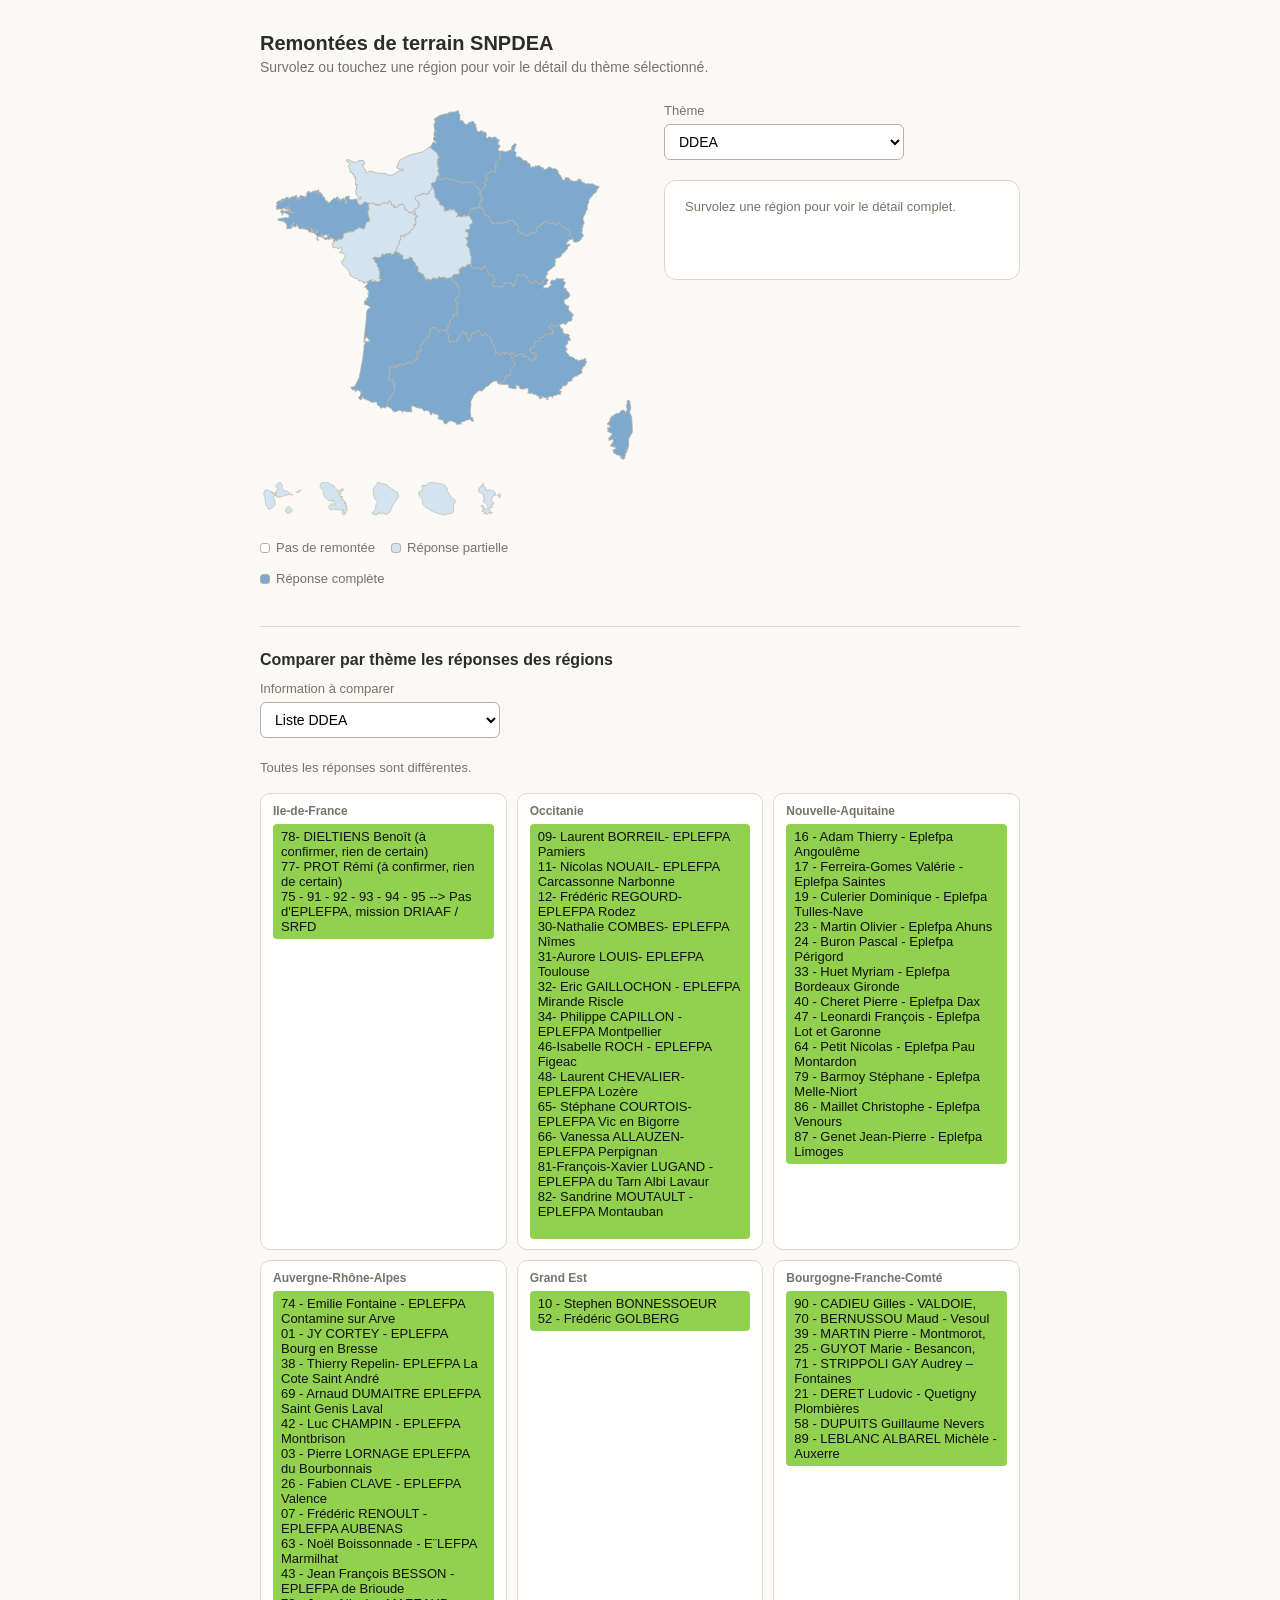
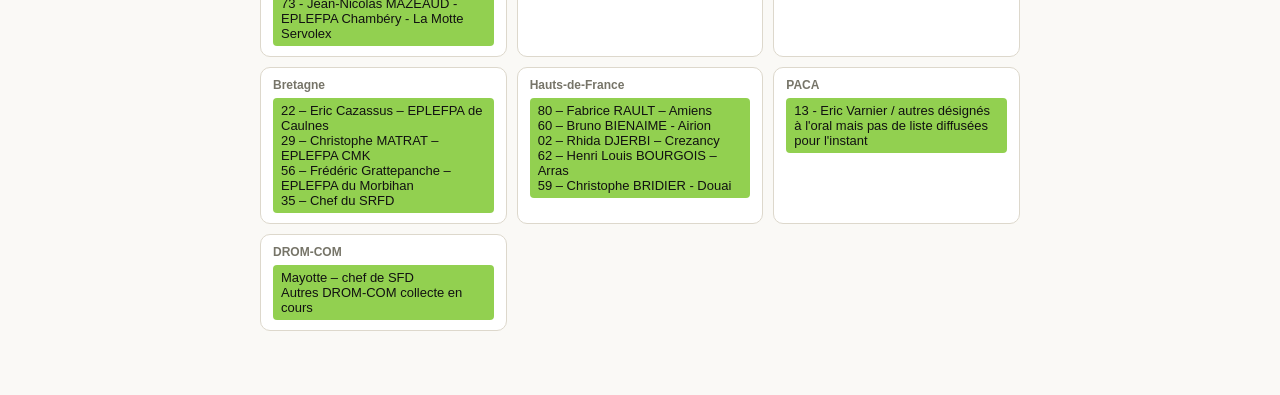
<file: index.html>
<!DOCTYPE html>
<html lang="fr">
<head>
<meta charset="UTF-8">
<meta name="viewport" content="width=device-width, initial-scale=1.0">
<title>SNPDEA - Remontées de terrain</title>
<link rel="stylesheet" href="style.css">
</head>
<body>
<div class="wrap">
  <h1>Remontées de terrain SNPDEA</h1>
  <p class="subtitle">Survolez ou touchez une région pour voir le détail du thème sélectionné.</p>

  <div class="layout">
  <div class="map-shell">
    <div class="map-image">
      <svg id="map-svg" viewBox="0 0 400 384" xmlns="http://www.w3.org/2000/svg" role="img" aria-label="Carte des régions">
        <path class="region" data-region="BRE" d="M89.9,103.2L90.8,104.3L90.2,104.9L90.2,106.0L91.4,105.0L90.4,102.5L91.2,102.8L89.7,102.0L90.0,101.4L89.3,100.1L90.3,98.8L91.7,98.8L91.1,98.5L91.7,98.1L92.5,98.6L94.1,97.7L94.3,98.9L93.4,100.2L94.0,101.3L96.1,101.9L101.2,101.0L102.1,102.0L102.6,103.2L102.2,103.8L103.4,106.1L105.0,107.2L106.9,107.0L109.5,104.1L114.3,105.4L114.0,108.2L115.0,112.2L113.5,114.7L115.7,124.5L112.1,125.9L109.7,133.0L103.7,130.8L103.9,132.0L99.9,133.5L99.0,135.6L93.7,135.6L91.2,137.0L90.7,136.2L89.0,137.1L87.5,138.5L87.5,142.2L86.0,142.7L85.7,143.9L85.0,143.6L85.2,143.0L83.7,143.7L82.3,142.9L81.8,144.9L79.6,145.2L79.0,144.4L77.5,145.7L76.9,143.8L79.0,143.7L76.1,142.4L75.6,143.0L73.5,143.3L75.0,142.7L75.4,141.5L74.7,141.1L74.2,142.3L74.1,140.9L73.7,142.3L72.5,141.9L73.8,142.5L72.7,142.8L72.4,143.8L71.1,143.2L68.7,144.0L66.1,141.3L70.8,141.9L71.3,140.2L72.0,140.1L72.0,138.3L71.4,137.9L71.3,139.0L71.7,139.0L71.9,139.3L71.3,139.2L71.7,139.6L71.2,140.1L71.2,139.6L69.7,139.0L70.9,139.2L70.3,138.3L69.3,138.0L69.6,138.9L67.5,138.9L66.8,140.7L66.3,140.0L65.9,140.2L66.0,139.6L65.6,140.3L65.6,138.7L64.5,137.5L65.1,139.3L64.7,140.2L65.8,141.4L64.5,141.3L64.1,140.1L64.2,141.0L63.3,140.0L63.4,141.0L62.7,140.2L61.4,141.1L61.5,140.5L60.5,139.9L60.5,142.7L61.7,144.7L60.1,144.1L59.7,142.4L60.4,141.8L60.3,140.5L58.4,138.1L58.4,137.1L59.7,136.7L60.5,135.9L59.5,136.1L60.0,135.8L60.0,135.3L60.5,135.8L61.1,135.0L59.9,135.2L60.4,134.8L60.1,134.0L59.7,134.8L59.0,134.2L58.8,134.1L58.7,134.2L59.6,135.8L58.3,136.1L58.7,136.6L58.2,137.2L58.3,138.0L56.1,136.3L54.6,136.5L55.4,135.9L56.4,136.5L56.7,136.3L55.8,135.6L54.7,135.8L54.4,135.5L55.9,134.1L56.5,133.0L56.3,132.5L56.7,132.4L56.3,132.4L56.2,132.7L56.4,133.2L54.9,134.4L53.8,131.1L53.5,131.8L54.6,134.7L53.8,135.9L52.1,136.1L50.1,133.5L50.4,132.0L49.8,131.1L49.8,130.8L50.2,130.5L50.2,130.3L49.7,129.8L49.8,131.4L50.3,132.2L49.8,133.6L47.1,132.6L46.1,133.0L45.0,132.0L45.7,131.4L46.9,131.4L47.2,131.1L45.7,131.0L44.8,132.0L44.5,131.7L44.4,130.8L44.3,130.5L44.3,130.4L44.5,132.3L41.5,132.6L40.3,130.8L40.9,129.9L40.2,130.3L38.4,128.0L38.0,128.5L38.4,130.1L36.7,130.5L35.5,129.8L36.6,130.2L35.7,129.3L35.2,129.8L34.0,128.0L34.2,127.4L34.4,127.4L34.4,127.2L34.7,127.2L34.9,127.0L34.9,126.8L35.1,126.9L35.2,126.8L35.3,126.9L35.7,127.0L35.8,127.0L35.6,126.4L34.9,126.8L35.3,125.9L34.7,125.2L34.9,127.0L34.4,127.2L34.3,127.4L34.1,127.4L33.8,128.0L34.0,128.5L33.2,128.1L34.8,129.8L33.3,130.7L33.1,129.2L32.2,129.7L33.0,130.8L33.6,131.0L33.0,132.2L28.0,132.2L27.8,131.4L28.7,130.6L27.8,127.6L26.0,125.3L23.8,124.2L23.9,123.3L25.0,123.2L23.7,123.2L23.8,124.0L23.0,124.6L18.4,123.1L19.3,122.9L19.1,122.2L26.9,120.6L29.8,121.2L30.7,118.8L29.5,116.9L25.7,115.6L24.7,115.9L23.3,118.3L22.9,115.9L23.6,115.2L21.5,115.1L21.3,114.0L22.9,114.0L22.6,112.6L23.8,111.7L23.2,113.1L23.8,113.9L24.7,112.9L24.3,113.5L24.7,114.0L30.7,113.4L30.8,113.9L30.4,113.7L30.2,114.3L30.8,114.9L32.3,115.5L34.2,115.7L34.8,115.4L34.7,116.4L35.3,115.0L31.6,115.0L30.5,114.1L32.9,113.4L30.4,112.8L31.3,112.3L29.0,112.7L30.9,111.1L25.8,112.3L27.1,110.2L29.7,108.9L30.5,108.2L30.7,107.8L27.3,109.9L21.9,111.9L19.7,111.2L19.1,112.2L17.6,112.1L17.4,111.1L18.2,111.0L18.3,110.8L17.2,111.0L17.9,110.3L17.0,109.0L17.8,107.0L19.0,106.7L17.9,106.8L17.5,105.0L18.7,103.6L19.4,103.8L19.4,103.1L21.4,102.8L22.4,103.7L24.6,104.0L21.8,102.8L22.2,101.7L25.3,103.0L22.9,101.6L23.6,100.6L24.7,101.2L27.4,100.6L27.4,100.5L27.2,100.4L26.5,100.2L26.4,99.9L29.2,99.1L30.1,99.6L29.5,100.2L30.0,100.7L32.7,100.0L32.0,99.8L34.4,98.3L36.3,99.3L36.4,98.0L38.5,97.2L38.9,101.4L39.5,102.0L39.1,100.1L39.8,99.1L40.6,99.3L40.3,99.8L41.5,100.8L41.2,101.8L41.7,101.7L42.6,100.9L41.8,100.9L41.3,99.3L41.8,99.7L41.6,98.6L42.5,97.5L47.1,98.3L46.7,99.7L47.6,98.7L48.9,99.1L48.6,97.5L49.6,96.4L48.6,95.3L49.9,94.3L49.8,93.6L50.8,93.0L52.7,93.6L52.4,94.5L53.5,94.4L55.5,93.0L57.0,93.1L58.0,91.8L58.6,93.1L57.7,94.8L58.2,95.0L59.1,92.8L62.0,91.3L61.3,91.9L61.7,91.9L61.9,92.2L61.5,92.1L61.4,93.2L62.0,93.3L60.7,95.9L62.0,93.6L63.7,93.7L63.8,94.4L62.7,95.0L65.8,96.1L65.3,97.4L68.4,99.9L68.5,102.1L71.4,103.6L71.2,104.6L72.2,106.1L72.2,104.5L73.6,104.8L75.6,102.0L77.7,101.1L77.3,100.3L78.6,100.0L79.1,100.7L81.7,98.6L82.6,99.5L81.3,101.2L81.8,101.6L83.6,100.2L84.5,103.0L84.9,101.6L85.4,102.9L86.1,101.3L86.8,101.8L86.1,100.7L88.6,100.5L89.4,102.0L90.1,102.6L89.9,103.2Z"><title>Bretagne</title></path>
        <path class="region" data-region="NOR" d="M113.0,73.4L114.3,72.1L117.5,71.9L122.5,73.7L131.9,74.3L136.4,76.2L140.0,75.6L145.7,71.6L151.2,70.5L151.1,69.9L145.4,69.4L144.0,67.6L146.6,60.9L147.7,59.9L157.5,54.7L171.2,51.5L178.1,46.7L180.1,46.5L180.3,47.7L186.1,52.2L188.9,58.0L188.0,58.0L186.4,60.6L187.0,61.1L187.8,60.4L188.1,61.1L186.7,62.6L187.3,63.4L186.5,64.2L187.3,64.6L186.4,65.0L188.0,66.5L187.1,67.8L189.0,67.9L187.1,71.5L187.7,71.5L187.2,72.0L188.3,73.0L188.6,75.9L189.4,76.5L189.1,77.6L188.2,76.6L186.9,76.9L185.6,81.9L184.4,83.8L182.0,84.3L181.9,83.8L181.7,83.6L181.6,84.6L180.1,84.8L180.9,86.6L180.7,87.8L181.9,87.7L181.3,88.2L181.8,88.6L181.4,89.2L180.1,89.7L180.7,90.7L180.4,91.7L177.8,93.1L178.2,95.1L174.2,96.0L171.6,94.8L171.4,96.4L170.1,95.9L169.3,97.1L165.5,97.4L163.5,99.4L163.7,101.6L167.6,104.8L166.7,106.7L167.8,108.0L166.0,110.6L162.4,112.5L162.0,113.3L163.4,113.7L162.8,114.4L164.0,116.7L162.2,117.8L160.1,115.0L159.0,114.8L159.0,115.7L158.8,115.8L156.3,115.2L155.1,112.9L152.6,112.5L152.3,108.6L150.1,106.5L146.1,107.3L146.4,108.0L144.1,109.2L143.9,110.3L142.2,109.6L141.0,110.4L140.9,107.5L138.4,107.4L137.8,105.3L138.5,104.7L136.8,103.3L135.9,103.2L135.2,105.5L133.9,104.9L133.1,106.4L132.0,105.3L129.0,105.4L127.9,106.8L125.3,107.9L124.9,106.3L123.2,106.8L123.6,107.7L122.4,108.1L122.0,107.0L121.0,107.4L120.2,105.8L117.3,105.1L116.1,106.1L110.8,104.1L109.3,104.2L108.8,105.4L106.2,107.4L103.4,106.1L102.2,103.8L102.6,103.2L102.1,102.0L101.2,101.0L107.0,100.8L105.7,99.9L105.7,99.5L106.3,98.8L106.3,98.6L104.5,99.9L103.0,98.7L102.3,97.1L101.2,96.5L101.1,93.6L100.1,93.1L100.9,92.6L101.4,89.8L101.7,89.3L101.5,90.1L101.7,90.9L101.8,90.8L101.6,85.9L102.9,86.1L101.5,85.5L101.1,86.8L100.5,85.5L100.3,82.9L101.0,81.9L100.1,78.6L101.3,78.5L100.1,77.9L99.8,78.9L98.4,76.2L99.0,76.2L97.6,74.6L97.9,74.6L98.5,74.3L97.4,74.6L95.6,72.7L96.4,73.0L96.3,72.8L96.0,72.5L95.0,72.8L94.0,67.8L93.0,67.0L94.2,65.1L93.9,63.0L91.4,61.4L91.4,59.8L93.9,59.7L94.7,60.8L100.1,62.6L103.4,61.6L103.8,60.5L109.2,60.6L110.2,64.0L109.5,63.7L109.0,65.3L108.4,64.8L108.2,66.5L111.7,71.3L111.5,73.1L113.0,73.4Z"><title>Normandie</title></path>
        <path class="region" data-region="HDF" d="M250.5,49.9L252.9,50.7L252.4,52.3L253.5,52.8L253.4,54.0L252.2,57.5L253.3,58.3L250.1,61.3L249.8,63.0L247.4,63.4L248.8,65.3L248.0,66.3L248.8,66.4L248.8,67.3L247.8,67.7L248.5,70.1L247.8,70.3L247.7,73.3L244.8,71.5L242.1,71.7L243.1,72.3L242.9,73.8L241.0,73.4L237.5,75.1L238.4,78.0L237.7,78.7L240.3,80.2L240.2,80.9L236.9,81.2L236.3,82.3L237.3,83.9L236.0,84.6L235.9,85.4L237.6,85.2L238.4,86.3L237.4,86.7L236.9,88.1L236.1,88.4L236.4,89.0L234.5,90.2L232.7,92.9L230.6,91.7L230.3,89.6L229.3,90.3L228.6,88.8L227.6,89.2L227.2,87.8L225.0,86.4L225.6,84.9L224.3,82.8L222.5,82.4L222.3,83.6L220.9,83.4L220.3,84.2L219.8,83.4L216.9,84.2L215.7,83.2L213.7,84.6L211.1,82.8L209.8,83.8L209.0,82.2L208.4,83.1L207.3,82.8L207.7,82.4L206.8,81.7L203.9,81.3L202.6,79.8L200.5,81.2L200.2,80.0L198.9,80.7L196.6,78.9L191.5,80.7L187.8,80.0L187.1,79.0L187.7,78.4L186.7,78.0L186.9,77.0L188.2,76.6L189.1,77.6L189.4,76.5L188.6,75.9L188.3,73.0L187.2,72.0L187.7,71.5L187.1,71.4L189.0,67.9L187.1,67.8L188.0,66.5L186.4,65.0L187.3,64.6L186.5,64.2L187.3,63.4L186.7,62.6L188.0,60.6L186.4,60.6L188.0,58.0L188.9,58.0L186.1,52.2L180.3,47.7L180.1,46.5L178.3,46.7L180.2,45.0L182.2,41.3L183.2,40.9L184.0,42.1L186.3,42.2L182.5,38.6L182.9,35.5L185.2,35.8L182.9,34.1L183.6,28.9L183.8,28.7L185.1,29.9L185.6,29.9L183.5,27.5L183.1,21.8L184.1,21.9L184.2,20.1L183.6,16.2L185.2,15.9L188.8,13.1L196.6,11.1L197.7,11.7L197.4,11.2L198.5,10.1L199.2,11.1L199.6,10.0L199.5,9.8L199.3,9.9L199.0,9.7L204.9,9.5L208.8,8.0L209.5,11.2L211.1,13.4L209.9,14.4L210.4,14.8L210.2,17.1L211.1,18.4L213.4,18.5L215.2,21.7L218.2,23.0L219.4,20.7L224.6,19.3L226.0,22.2L227.5,22.6L226.9,24.2L228.0,26.6L228.2,29.3L230.5,30.6L233.0,29.0L234.2,29.4L233.7,30.7L236.5,30.4L238.0,31.9L238.3,33.9L237.8,35.2L239.2,37.7L240.2,35.9L242.8,35.8L244.2,36.8L247.4,35.6L249.8,37.6L250.3,39.4L251.2,39.3L250.7,38.7L251.0,38.2L252.2,38.8L252.5,39.6L250.7,41.1L250.8,42.9L250.1,44.0L251.9,44.0L252.8,46.4L250.8,47.6L250.3,48.6L251.0,49.3L250.5,49.9Z"><title>Hauts-de-France</title></path>
        <path class="region" data-region="PDL" d="M78.1,145.4L79.0,144.4L79.6,145.2L81.8,144.9L82.3,142.9L83.7,143.7L85.2,143.0L85.0,143.6L85.7,143.9L86.0,142.7L87.5,142.2L87.9,137.8L90.7,136.2L91.0,137.0L93.7,135.6L99.0,135.6L99.9,133.5L103.9,132.0L103.7,130.8L109.7,133.0L112.1,125.9L115.7,124.5L113.5,114.7L115.0,112.2L114.0,108.2L114.6,105.2L116.1,106.1L117.3,105.1L120.2,105.8L121.0,107.4L122.0,107.0L122.4,108.1L123.6,107.7L123.2,106.8L124.9,106.3L125.3,107.9L127.9,106.8L129.0,105.4L132.0,105.3L133.1,106.4L133.9,104.9L135.2,105.5L135.9,103.2L136.8,103.3L138.5,104.7L137.8,105.3L138.4,107.4L140.9,107.5L140.8,110.0L141.0,110.4L142.2,109.6L143.9,110.3L144.1,109.2L146.4,108.0L146.1,107.3L150.1,106.5L152.3,108.6L152.2,111.7L152.8,112.7L155.1,112.9L156.3,115.2L158.8,115.8L159.0,114.8L160.1,115.0L161.8,117.6L163.1,117.3L166.2,119.4L164.5,119.6L164.3,120.7L163.6,120.9L164.4,121.0L164.3,121.9L163.0,122.0L163.1,123.2L164.3,123.5L163.7,125.0L164.5,126.8L163.5,127.2L163.5,128.8L162.9,127.9L162.1,128.4L162.5,130.7L160.3,132.8L160.6,133.4L158.7,134.0L157.5,135.4L158.3,136.6L154.4,138.0L154.0,139.0L152.3,138.1L151.8,138.9L152.8,140.5L152.2,140.9L148.3,139.3L148.4,140.5L147.3,142.0L148.2,142.5L148.0,143.4L146.3,147.3L147.1,148.0L145.9,148.7L146.1,149.3L144.3,151.6L143.9,155.7L142.0,156.5L141.3,159.1L140.0,158.6L138.9,160.3L137.6,159.7L138.6,158.7L137.6,158.3L131.9,158.9L131.7,159.8L129.7,160.3L130.3,159.3L129.4,159.2L127.7,159.9L128.1,161.1L126.7,162.4L123.6,163.0L121.7,162.2L118.7,163.5L121.2,165.4L120.6,166.7L121.9,168.3L124.0,169.5L123.3,171.2L125.1,173.7L124.5,174.2L125.6,175.1L125.1,176.1L126.2,176.6L126.0,178.4L126.5,180.0L125.4,180.8L126.4,182.9L125.5,185.1L126.1,185.4L126.3,184.5L128.2,185.5L125.1,188.2L124.1,187.8L122.8,188.7L121.3,187.2L118.0,188.4L117.1,187.9L118.0,186.1L114.8,186.9L113.7,188.3L110.9,188.2L110.7,190.1L108.4,187.9L108.5,189.1L109.0,189.2L108.4,189.2L107.2,187.2L104.0,187.2L102.7,184.9L99.2,184.3L94.9,181.5L93.8,177.1L91.5,174.0L86.3,169.2L86.0,166.5L87.1,166.3L89.3,162.0L90.5,161.3L87.3,158.0L83.6,157.4L85.7,156.1L85.6,152.2L85.1,151.8L82.2,153.6L80.2,151.8L78.8,152.6L75.8,151.4L76.7,151.1L76.9,150.0L75.4,148.2L77.8,146.5L78.7,146.8L78.1,145.4Z"><title>Pays de la Loire</title></path>
        <path class="region" data-region="IDF" d="M210.0,83.9L211.1,82.8L213.7,84.6L215.7,83.2L216.9,84.2L219.8,83.4L220.3,84.2L220.9,83.4L222.3,83.6L222.5,82.4L224.3,82.8L225.6,84.9L225.0,86.4L227.2,87.8L227.6,89.2L228.6,88.8L229.3,90.3L230.3,89.6L230.6,91.7L232.7,92.9L233.3,92.5L233.4,93.8L231.2,94.1L232.2,94.7L231.0,96.0L232.9,96.8L233.1,98.3L232.2,99.6L232.7,100.0L232.4,100.7L234.6,100.2L234.2,100.7L235.2,101.3L232.8,103.1L233.2,104.2L231.2,104.7L232.0,105.9L230.7,106.5L231.3,107.5L230.9,108.6L231.7,108.9L231.5,109.9L227.3,110.8L225.1,110.4L223.4,111.4L221.9,111.0L221.0,113.1L221.9,115.2L219.0,117.7L219.0,118.4L216.0,119.7L215.5,119.7L215.7,118.4L215.3,118.2L213.8,118.3L214.3,119.1L213.0,120.0L209.1,119.3L206.1,119.9L207.2,118.4L208.0,118.3L208.1,116.0L205.6,114.8L205.0,112.5L203.9,113.0L202.8,112.1L200.9,113.3L201.0,112.1L199.9,111.6L199.2,112.8L198.5,112.7L198.8,113.3L193.6,113.5L194.2,110.9L193.7,110.3L194.0,109.4L192.7,109.3L192.7,107.4L191.2,108.0L189.3,107.0L188.7,105.4L189.0,103.7L186.9,102.8L187.1,101.4L185.8,101.4L185.2,100.0L184.2,99.6L184.4,98.6L183.5,98.1L184.8,96.4L183.6,95.7L183.5,93.3L184.0,92.9L182.7,91.7L183.1,91.0L182.5,89.8L181.7,89.6L181.3,88.2L181.9,87.7L180.4,87.4L180.9,86.6L180.1,85.1L181.6,84.6L181.7,83.6L182.0,84.3L184.7,83.6L186.0,78.9L186.9,77.8L187.7,78.4L187.1,79.2L188.1,80.3L191.5,80.7L196.6,78.9L198.9,80.7L200.2,80.0L200.5,81.2L202.6,79.8L203.9,81.3L206.8,81.7L207.7,82.4L207.3,82.8L208.4,83.1L209.1,82.2L210.0,83.9Z"><title>Île-de-France</title></path>
        <path class="region" data-region="GES" d="M252.9,50.7L254.8,50.3L258.5,51.5L264.9,49.3L264.9,45.9L268.3,42.7L270.2,43.9L269.4,44.6L269.6,45.8L269.0,45.3L268.2,46.6L268.8,47.6L267.4,50.2L270.0,52.5L269.0,54.2L269.7,55.9L269.0,56.9L272.8,56.6L275.3,58.0L277.2,60.7L280.0,60.6L281.6,62.1L281.1,63.8L282.1,63.0L284.1,64.4L284.8,65.5L284.4,66.0L285.0,66.5L284.6,67.3L285.1,68.0L287.4,66.9L288.9,67.8L289.7,66.1L292.4,66.5L293.1,65.6L294.8,66.4L295.5,68.0L297.5,68.0L298.3,68.3L298.5,69.8L300.1,70.0L300.5,69.3L301.7,69.8L303.1,67.8L305.3,67.4L307.7,69.2L310.2,68.9L313.2,70.5L313.6,71.0L313.1,71.7L314.7,73.0L313.8,73.7L316.5,76.3L316.3,77.1L317.0,77.4L317.2,78.7L317.9,78.6L317.6,79.7L318.3,80.7L320.8,81.1L321.5,80.1L320.9,78.8L323.2,78.4L326.1,79.7L326.6,82.6L327.8,81.0L329.3,82.3L332.8,82.5L334.6,81.4L334.7,80.4L336.8,79.9L336.4,80.6L338.1,80.5L337.9,81.7L339.0,83.2L341.6,84.1L341.7,84.8L345.0,85.2L345.9,84.4L347.8,85.6L349.5,84.7L353.5,87.2L357.4,88.1L355.1,90.5L353.7,94.2L350.5,96.0L350.3,97.4L347.2,100.3L346.1,102.4L346.2,105.1L345.2,106.1L344.3,109.8L344.6,112.2L343.3,113.2L342.5,116.3L340.2,120.1L340.0,123.3L341.4,125.7L339.7,129.1L339.9,130.5L339.0,133.0L339.5,134.8L338.5,136.1L340.6,139.9L338.2,142.0L339.0,142.4L338.2,142.7L338.3,143.8L336.4,143.6L336.1,144.2L337.0,144.6L335.7,145.9L331.6,146.5L329.6,145.6L330.4,143.7L328.6,143.4L328.9,142.6L327.3,139.9L325.3,139.6L326.4,136.5L325.6,134.3L321.7,132.8L321.0,131.2L320.5,131.7L314.9,126.7L311.5,128.9L310.4,126.8L309.2,126.1L304.4,127.2L302.9,125.9L303.1,124.4L302.5,123.7L300.1,124.4L299.2,126.2L297.7,127.0L297.2,127.0L298.0,125.8L297.3,125.5L296.1,128.3L294.8,128.7L294.5,130.2L292.8,129.9L292.3,131.4L291.0,131.4L290.6,133.0L291.4,134.2L290.8,135.3L291.0,136.5L288.5,137.0L287.7,135.7L286.7,137.0L283.9,136.8L282.2,140.0L281.3,139.2L279.5,140.6L279.1,139.8L279.7,138.9L277.4,137.7L277.6,136.7L276.2,137.9L274.3,137.1L274.5,136.1L273.7,136.2L273.7,135.6L272.1,136.5L271.8,133.6L270.9,133.7L270.8,133.0L272.7,131.4L270.4,127.6L269.3,128.5L268.6,128.1L269.4,126.9L267.3,126.0L267.9,125.0L267.4,124.3L262.1,123.5L260.8,124.4L261.3,125.8L254.9,126.0L254.4,127.4L253.2,127.3L252.7,125.7L252.1,125.6L252.0,126.8L251.1,126.1L249.6,127.4L248.4,126.7L247.9,127.4L246.9,126.8L244.0,127.3L244.4,125.3L244.0,124.5L243.6,125.4L242.9,125.2L242.6,124.5L243.4,124.0L242.1,123.0L241.3,120.2L240.0,119.6L240.2,118.3L239.3,118.0L239.5,118.8L238.1,119.4L237.2,117.5L235.8,117.7L236.9,116.1L236.3,115.7L236.8,114.4L233.7,110.7L231.8,111.1L231.7,108.9L230.9,108.6L231.3,107.5L230.7,106.5L232.0,106.1L231.2,104.7L233.2,104.2L232.8,103.1L235.2,101.3L234.2,100.7L234.6,100.2L232.4,100.7L232.7,100.0L232.2,99.6L233.1,98.3L232.9,96.8L231.1,96.1L231.3,95.0L232.2,94.7L231.2,94.1L233.4,93.8L233.2,91.9L238.4,86.3L237.6,85.2L235.9,85.4L236.0,84.6L237.3,83.9L236.3,82.3L236.9,81.2L240.2,80.9L240.3,80.2L237.7,78.7L238.4,78.0L237.5,75.1L241.0,73.4L242.9,73.8L243.1,72.3L242.1,71.7L244.8,71.5L247.7,73.3L247.8,70.3L248.5,70.1L247.8,67.7L248.8,67.3L248.8,66.4L248.0,66.3L248.8,65.3L247.4,63.4L249.8,63.0L250.1,61.3L253.3,58.3L252.2,57.5L253.4,54.0L253.5,52.8L252.4,52.3L252.9,50.7Z"><title>Grand Est</title></path>
        <path class="region" data-region="CVL" d="M216.6,141.8L218.9,145.8L217.4,150.2L220.2,152.5L221.4,157.5L221.2,159.8L222.6,161.3L222.3,163.1L222.7,164.1L222.0,165.8L222.2,168.9L221.4,170.2L218.4,170.3L216.6,172.7L214.3,173.0L213.2,172.0L212.9,173.0L210.8,174.1L210.9,175.2L209.3,175.4L210.0,175.7L209.4,177.1L210.2,177.6L210.6,179.2L208.5,180.5L203.9,180.6L203.0,182.4L202.4,182.3L201.9,184.2L196.9,184.7L192.2,183.4L190.3,184.0L189.0,182.9L187.9,183.1L188.3,184.0L187.4,185.4L186.3,184.3L184.8,185.4L184.3,184.1L182.7,185.3L182.0,184.0L179.3,187.0L177.7,185.0L176.6,185.2L176.3,186.1L173.2,185.9L174.0,183.8L172.4,183.2L172.2,181.0L170.8,179.8L169.0,179.9L168.8,178.7L166.1,177.4L165.6,176.4L166.3,175.6L165.9,174.4L166.5,174.0L166.1,172.7L163.6,170.3L163.0,168.0L160.7,166.0L160.4,163.3L157.1,162.1L158.0,164.0L150.7,165.0L149.9,162.8L150.5,162.4L150.3,160.4L146.9,160.1L147.5,158.9L147.1,158.0L144.4,157.9L143.7,156.3L144.3,151.6L146.1,149.3L145.9,148.7L147.1,148.0L146.3,147.3L148.0,143.4L148.2,142.5L147.3,142.0L148.4,140.5L148.3,139.3L152.2,140.9L152.8,140.5L151.8,138.9L152.3,138.1L154.0,139.0L154.4,138.0L157.9,137.0L158.4,136.2L157.8,136.4L157.5,135.4L158.7,134.0L160.6,133.4L160.3,132.8L162.5,130.7L162.1,128.4L162.9,127.9L163.5,128.8L163.5,127.2L164.5,126.8L163.7,125.0L164.3,123.5L163.1,123.2L163.0,122.0L164.3,121.9L164.4,121.0L163.9,121.2L163.6,120.9L164.3,120.7L164.5,119.6L166.2,119.4L163.1,117.5L164.0,116.7L162.8,114.4L163.4,113.7L162.0,113.3L162.8,111.8L166.2,110.5L167.8,108.0L166.7,106.7L167.6,104.8L163.7,101.6L163.4,99.5L165.5,97.4L169.3,97.1L170.1,95.9L171.4,96.4L171.6,94.8L174.2,96.0L177.0,95.9L178.2,95.1L177.8,93.1L180.5,91.6L180.1,89.7L180.7,89.1L182.5,89.8L183.1,91.0L182.7,91.7L184.0,92.9L183.5,93.3L183.6,95.7L184.8,96.4L183.5,98.1L184.4,98.6L184.2,99.6L185.2,100.0L185.8,101.4L187.1,101.4L186.9,102.8L189.0,103.7L188.7,105.4L189.3,107.0L191.2,108.0L192.7,107.4L192.7,109.3L194.0,109.4L193.8,113.7L198.8,113.3L198.5,112.7L199.2,112.8L199.8,111.6L201.0,112.1L200.9,113.3L203.1,112.0L203.9,113.0L205.0,112.5L205.6,114.8L208.1,116.0L208.0,118.3L207.2,118.4L206.1,119.9L209.1,119.3L213.0,120.0L214.3,119.1L213.8,118.3L215.3,118.2L215.7,118.4L215.5,119.7L219.4,118.4L221.4,119.6L221.1,120.2L221.6,120.2L222.0,121.9L223.9,123.4L223.2,123.8L224.0,125.7L222.0,128.0L220.9,128.2L220.6,129.6L221.5,130.3L221.0,130.9L221.3,132.6L216.8,133.8L216.7,135.3L217.5,135.2L218.7,136.6L219.5,138.0L219.0,139.7L220.0,140.9L216.6,141.8Z"><title>Centre-Val de Loire</title></path>
        <path class="region" data-region="BFC" d="M237.1,171.8L236.0,171.4L235.7,171.8L236.3,172.8L234.9,172.9L235.3,174.1L232.6,175.5L232.0,173.2L230.5,173.2L229.7,174.3L227.7,173.1L225.8,174.5L221.6,170.8L222.5,167.9L222.0,165.8L222.7,164.1L222.3,163.1L222.6,161.3L221.2,159.8L221.4,157.5L220.2,152.5L217.4,150.2L218.9,145.8L216.6,141.8L220.0,140.9L219.0,139.7L219.5,138.0L218.7,136.6L217.5,135.2L216.7,135.3L216.8,133.8L221.3,132.6L221.0,130.9L221.5,130.3L220.6,129.6L220.9,128.2L222.0,128.0L224.0,125.7L223.2,123.8L223.9,123.4L222.0,121.9L221.6,120.2L221.1,120.2L221.4,119.6L219.0,118.3L221.9,115.2L221.0,113.1L221.9,111.0L230.0,110.6L230.7,109.5L231.8,111.1L233.7,110.7L236.9,114.8L236.3,115.7L236.9,116.1L235.7,117.5L237.2,117.5L238.1,119.4L239.5,118.8L239.3,118.0L240.2,118.3L240.0,119.6L241.3,120.2L242.1,123.0L243.4,124.0L242.6,124.5L242.9,125.2L243.6,125.4L244.0,124.5L244.4,125.3L244.2,127.4L246.9,126.8L247.9,127.4L248.4,126.7L249.6,127.4L251.1,126.1L252.0,126.8L252.1,125.6L252.7,125.7L253.2,127.3L254.4,127.4L254.9,126.0L261.3,125.8L260.8,124.4L262.1,123.5L267.4,124.3L267.9,125.0L267.3,126.0L269.4,126.9L268.6,128.1L269.3,128.5L270.4,127.6L272.7,131.4L270.8,133.0L270.9,133.7L271.8,133.6L272.1,136.5L273.7,135.6L273.7,136.2L274.5,136.1L274.3,137.1L276.2,137.9L277.6,136.7L277.4,137.7L279.7,138.9L279.1,139.8L279.5,140.6L281.3,139.2L282.2,140.0L283.9,136.8L286.7,137.0L287.7,135.7L288.5,137.0L291.0,136.5L290.8,135.3L291.4,134.2L290.6,133.0L291.0,131.4L292.3,131.4L292.8,129.9L293.7,130.4L294.5,130.2L294.8,128.7L296.1,128.3L297.3,125.5L298.0,125.8L297.2,127.0L297.7,127.0L299.2,126.2L300.1,124.4L302.5,123.7L303.1,124.4L302.9,125.9L304.4,127.2L309.2,126.1L310.4,126.8L311.5,128.9L314.9,126.7L320.5,131.7L321.0,131.2L321.7,132.8L325.6,134.3L326.4,136.5L325.3,139.6L327.3,139.9L328.9,142.6L328.0,143.7L324.7,143.7L325.2,145.2L323.6,146.0L322.0,149.1L325.6,148.3L326.6,149.7L323.6,151.5L324.0,153.2L321.0,155.9L321.2,156.5L317.4,159.3L317.1,159.9L317.8,160.4L315.1,162.7L312.0,163.3L310.3,165.1L311.2,166.5L310.3,169.4L310.8,170.9L301.9,178.3L303.1,179.5L300.9,182.5L301.3,183.5L295.6,190.1L291.8,190.3L291.6,188.5L289.7,187.9L289.7,187.1L288.4,189.0L285.3,190.1L284.8,189.8L285.1,187.9L284.3,188.2L284.0,187.0L283.5,188.4L282.4,186.2L282.8,185.7L280.7,184.5L281.4,183.9L281.1,183.3L278.5,182.4L278.2,180.9L277.3,180.5L274.4,181.8L272.5,180.7L271.6,181.2L271.4,180.5L267.2,193.4L265.8,193.4L265.6,191.5L266.0,191.3L264.6,190.5L265.3,189.6L264.5,188.6L263.4,188.8L262.9,190.1L261.4,189.0L259.9,190.0L258.8,188.9L257.4,188.9L256.5,193.1L254.1,194.2L253.3,194.1L253.4,193.0L252.2,192.8L251.7,193.5L249.5,192.6L246.5,193.7L246.1,192.5L243.9,192.0L244.4,190.8L243.9,189.3L246.9,187.8L246.4,187.7L246.2,185.0L246.8,182.7L245.6,181.6L243.2,181.6L242.6,180.1L240.0,179.7L239.9,177.4L237.3,173.4L237.1,171.8Z"><title>Bourgogne-Franche-Comté</title></path>
        <path class="region" data-region="NAQ" d="M179.2,187.0L182.0,184.0L182.7,185.3L184.3,184.1L184.8,185.4L186.3,184.3L187.4,185.4L188.3,184.0L187.9,183.1L189.0,182.9L190.3,184.0L194.0,183.4L196.9,184.7L201.1,184.0L201.9,184.2L202.0,185.7L203.2,185.8L203.4,186.4L202.4,186.7L202.9,187.7L204.1,188.4L204.6,187.6L205.5,189.4L207.1,189.5L208.3,193.0L209.2,193.6L208.9,196.9L210.3,198.9L210.4,201.4L209.2,201.8L208.7,203.1L209.0,203.4L207.4,205.2L206.1,205.2L205.8,206.4L204.7,206.6L206.1,209.2L208.2,211.0L208.1,213.7L207.3,213.6L206.6,215.3L208.0,217.0L207.3,222.1L208.3,223.1L207.0,223.9L203.7,222.3L204.2,223.3L203.9,225.2L199.5,229.5L199.8,231.1L200.6,231.7L199.2,232.7L199.1,234.8L197.0,235.8L198.2,237.6L198.0,238.4L194.3,238.8L193.2,239.7L192.1,238.7L189.3,240.8L188.0,240.2L188.0,239.5L184.9,236.6L182.6,236.8L182.4,236.1L179.1,237.6L180.0,241.0L179.2,241.3L179.9,242.5L178.0,243.7L177.9,245.0L176.2,245.6L176.7,247.7L174.3,249.8L172.2,250.3L172.4,251.5L170.9,253.3L171.1,254.0L167.9,255.1L168.8,256.5L169.1,259.2L169.9,259.5L170.1,261.3L166.9,262.6L166.3,261.1L165.7,261.2L165.0,263.9L167.1,265.2L166.5,265.5L165.9,268.4L164.6,268.7L165.5,269.1L165.6,270.4L162.9,270.2L163.1,271.4L162.1,271.6L161.6,273.3L159.6,274.7L157.8,272.6L156.8,273.6L154.3,273.5L153.8,274.5L150.2,276.0L148.3,274.8L147.2,275.1L146.4,276.6L145.6,275.5L143.7,277.1L144.3,278.8L143.8,279.5L141.7,278.3L142.5,277.4L141.3,276.2L139.8,278.3L137.6,278.0L136.3,279.0L136.0,279.6L137.3,280.1L137.4,280.6L136.8,281.0L137.3,282.8L136.3,282.9L136.6,285.0L137.2,285.5L135.7,286.6L136.0,288.6L134.9,289.1L135.0,290.0L135.8,290.1L135.9,291.3L139.8,291.4L139.8,292.8L140.6,292.7L141.0,294.8L141.8,295.5L140.6,295.9L141.0,297.5L140.5,297.9L142.2,296.6L142.1,299.3L143.1,300.3L141.1,302.0L141.8,303.2L141.0,305.2L140.3,305.0L140.5,306.7L139.2,306.6L138.5,308.5L137.2,309.0L137.5,311.4L135.5,311.9L135.5,312.9L134.8,313.1L134.9,315.9L133.7,316.5L134.2,318.9L132.3,320.9L130.7,321.1L129.2,319.9L127.5,321.7L126.5,319.7L123.2,317.3L123.2,315.4L122.6,314.6L117.6,315.1L113.2,312.5L112.4,313.1L111.9,312.1L108.1,310.8L109.1,308.9L107.1,309.8L106.9,312.3L104.6,311.6L103.8,310.1L105.3,308.5L106.2,306.2L106.0,303.6L102.2,302.2L101.4,302.5L101.1,303.9L100.3,303.9L99.9,301.8L97.1,302.2L96.9,300.9L95.6,300.1L95.7,299.7L95.5,299.4L95.6,299.1L98.7,298.7L100.4,297.1L104.4,289.1L108.1,269.2L109.5,258.4L109.4,255.1L110.6,253.0L111.1,250.8L112.4,250.7L112.3,251.5L115.1,250.9L115.2,251.1L115.6,251.4L116.1,251.1L114.3,249.3L115.2,249.5L114.8,249.0L111.8,246.3L110.1,249.5L109.8,252.1L109.3,251.8L111.9,226.6L112.1,219.9L113.8,216.6L116.4,215.8L115.6,214.4L110.7,211.6L110.1,211.8L111.0,212.4L110.1,212.3L109.8,208.4L112.7,207.6L111.7,205.6L113.2,205.4L114.2,203.4L113.6,202.2L114.5,202.0L113.0,200.0L114.5,200.3L114.8,199.7L113.5,196.6L112.4,196.1L112.8,195.3L111.6,194.9L112.0,194.2L109.8,194.0L113.3,190.2L112.9,188.0L114.2,188.1L114.8,186.9L118.0,186.1L117.1,187.9L120.0,188.1L120.3,187.3L121.4,187.2L121.3,187.8L123.4,188.7L124.1,187.9L125.3,188.2L128.2,185.5L126.3,184.5L126.1,185.4L125.5,185.1L126.4,182.9L125.5,180.4L126.4,180.2L126.5,179.4L126.0,178.4L126.2,176.6L125.1,176.1L125.6,175.1L124.5,174.2L125.1,173.7L123.3,171.2L124.0,169.5L121.9,168.3L120.6,166.7L121.2,165.4L118.7,163.5L121.7,162.2L123.6,163.0L126.7,162.4L128.1,161.1L127.7,159.9L129.4,159.2L130.3,159.3L129.7,160.3L131.7,159.8L131.9,158.9L137.6,158.3L138.6,158.7L137.6,159.7L138.9,160.3L140.0,158.6L141.3,159.1L142.0,156.5L143.6,156.0L144.4,157.9L147.1,158.0L147.5,158.9L146.9,160.1L150.3,160.4L150.5,162.4L149.9,162.8L150.7,165.0L158.0,164.0L157.1,162.1L160.4,163.3L160.7,166.0L163.0,168.0L163.6,170.3L166.1,172.7L166.5,174.0L165.9,174.4L166.3,175.6L165.6,176.4L166.2,177.6L168.8,178.7L169.0,179.9L170.8,179.8L172.2,181.0L172.4,183.2L174.0,183.8L173.2,185.9L176.3,186.1L176.6,185.2L177.7,185.0L179.2,187.0Z"><title>Nouvelle-Aquitaine</title></path>
        <path class="region" data-region="ARA" d="M267.2,193.4L271.4,180.5L271.6,181.2L272.5,180.7L274.4,181.8L277.3,180.5L278.2,180.9L278.5,182.4L281.1,183.3L281.4,183.9L280.7,184.5L282.8,185.7L282.4,186.2L283.5,188.4L284.0,187.0L284.3,188.2L285.1,187.9L284.8,189.8L285.3,190.1L288.4,189.0L289.7,187.1L289.7,187.9L291.6,188.5L291.8,190.3L295.2,190.2L296.7,189.4L300.5,184.4L303.2,185.8L303.5,186.3L301.7,189.4L302.3,190.6L298.4,192.0L298.1,192.7L298.9,193.2L297.9,195.3L300.4,194.4L302.6,194.8L306.7,191.6L307.1,190.4L306.0,190.8L305.2,189.6L307.0,186.3L308.0,186.1L309.2,187.3L312.4,184.8L320.1,185.2L319.2,186.9L321.6,189.6L320.0,192.4L319.8,194.9L322.5,195.4L321.9,198.3L323.5,197.7L325.4,200.2L326.3,203.0L323.6,205.9L322.0,205.8L321.7,206.8L320.4,206.3L320.1,210.5L321.4,212.0L322.6,212.2L322.9,213.3L325.2,213.7L324.6,215.7L325.2,218.8L326.6,219.2L326.4,220.0L327.8,220.2L328.1,221.5L330.0,222.5L329.4,224.3L328.1,225.5L328.7,228.2L327.0,229.9L326.4,229.3L324.3,230.0L323.8,231.4L322.3,231.6L322.3,232.7L321.2,233.1L319.1,231.8L315.5,233.7L312.4,233.8L311.6,234.3L311.7,235.7L308.6,235.2L308.6,234.1L307.8,233.2L305.1,233.7L305.4,235.2L304.8,235.4L304.3,237.4L307.5,237.9L307.5,239.6L308.4,240.1L308.3,243.4L306.6,242.6L305.6,243.5L302.5,243.0L300.5,244.8L299.4,244.1L297.7,245.2L298.5,246.1L297.7,246.9L294.5,246.9L293.8,248.9L294.6,249.5L293.6,251.0L289.7,251.0L289.8,252.5L288.5,255.1L290.3,256.7L289.4,256.7L288.9,257.9L284.9,256.8L285.0,258.7L285.9,259.1L283.8,259.6L284.5,260.8L284.2,261.6L285.7,262.9L289.3,263.0L288.8,264.0L289.6,264.3L289.8,265.5L290.8,265.5L290.8,268.3L289.7,269.2L290.7,269.4L290.6,270.1L289.4,269.9L289.6,269.3L288.8,268.4L288.0,268.5L288.0,269.9L286.0,271.3L282.9,269.8L282.9,268.0L282.2,267.5L277.0,267.0L276.7,265.2L277.3,263.7L275.7,265.2L274.5,264.0L268.4,267.0L267.8,264.1L266.7,263.3L263.8,263.2L263.7,265.4L259.9,262.6L258.6,262.8L258.3,264.9L257.2,264.7L256.9,262.5L254.4,263.7L253.5,265.6L250.1,262.9L248.1,263.6L247.8,260.8L248.6,260.3L246.5,257.8L245.5,254.1L244.3,253.2L243.4,250.0L243.8,249.3L243.2,248.7L243.5,247.7L242.5,247.4L242.4,246.3L241.8,246.7L240.0,243.9L238.0,244.3L238.2,243.3L237.1,242.4L236.2,242.5L236.0,244.4L233.1,245.1L231.6,241.8L231.5,240.1L230.4,238.8L228.1,240.6L227.1,240.1L226.8,242.1L225.6,243.1L224.3,241.5L223.4,242.1L223.2,244.2L222.5,244.0L221.9,245.3L221.7,248.6L221.1,248.6L220.2,251.3L219.0,249.9L218.9,247.3L218.3,246.9L219.0,246.4L217.7,245.8L217.0,242.6L214.7,243.3L214.8,241.3L213.8,240.1L210.8,242.9L210.2,245.7L208.9,247.1L209.2,248.4L207.6,249.6L206.8,251.3L203.8,251.5L203.1,250.3L202.0,250.4L200.2,251.1L199.9,252.4L198.9,251.5L199.2,250.2L198.7,249.3L197.9,249.2L198.9,245.0L196.7,242.2L197.3,241.3L196.2,238.8L198.1,238.2L197.0,235.8L199.1,234.8L199.2,232.7L200.6,231.7L199.8,231.1L199.5,229.5L203.9,225.2L204.2,223.3L203.7,222.3L207.0,223.9L208.2,223.4L207.3,222.1L208.0,217.0L206.6,215.3L207.3,213.6L208.1,213.7L208.2,211.0L206.1,209.2L204.7,206.6L205.8,206.4L206.1,205.2L207.4,205.2L209.0,203.4L208.7,203.1L209.2,201.8L210.5,201.2L210.0,200.5L210.3,198.9L208.9,196.9L209.2,193.6L208.3,193.0L208.0,191.1L206.8,189.2L205.5,189.4L204.8,187.7L204.1,188.4L202.4,187.2L203.4,186.4L202.0,185.7L201.9,183.2L204.1,180.6L208.5,180.5L210.6,179.2L210.2,177.6L209.4,177.1L210.0,175.7L209.3,175.4L210.9,175.2L210.8,174.1L212.9,173.0L212.9,172.2L213.7,171.9L214.3,173.0L216.6,172.7L218.4,170.3L221.1,169.9L222.4,172.0L225.8,174.5L227.7,173.1L229.7,174.3L231.7,173.2L232.5,174.1L232.2,175.1L233.2,175.6L234.1,174.3L235.3,174.1L235.0,172.8L236.3,172.8L235.7,171.8L236.3,171.3L239.6,176.5L240.0,179.7L242.6,180.1L243.2,181.6L245.6,181.6L246.8,182.7L246.2,185.0L246.4,187.7L246.9,187.8L244.1,189.1L244.1,192.2L246.1,192.5L246.5,193.7L249.5,192.6L251.7,193.5L252.2,192.8L253.4,193.0L253.3,194.1L254.1,194.2L256.5,193.1L257.4,188.9L258.8,188.9L259.9,190.0L261.4,189.0L262.9,190.1L263.4,188.8L264.5,188.6L265.3,189.6L264.6,190.5L266.0,191.3L265.6,191.5L265.8,193.4L267.2,193.4Z"><title>Auvergne-Rhône-Alpes</title></path>
        <path class="region" data-region="OCC" d="M188.9,329.5L187.4,328.9L187.6,327.8L184.1,327.5L182.8,326.4L180.9,326.5L180.9,328.0L179.8,328.3L177.7,324.0L174.4,323.6L172.7,324.4L170.5,321.4L168.1,321.4L167.4,320.7L166.5,321.3L160.8,318.6L159.5,319.5L159.8,320.7L159.1,321.5L159.7,321.8L159.1,322.6L160.0,323.8L160.0,325.0L153.3,325.0L151.7,323.8L150.0,325.7L149.1,324.1L146.9,323.3L142.3,325.2L140.8,325.0L140.5,324.0L139.5,323.9L138.1,321.0L137.3,321.4L134.3,319.4L133.7,316.5L134.9,315.9L134.8,313.1L135.5,312.9L135.5,311.9L137.5,311.4L137.2,309.0L138.5,308.5L139.2,306.6L140.5,306.7L140.3,305.0L141.0,305.2L141.8,303.2L141.1,302.0L143.1,300.3L142.1,299.3L142.2,296.6L140.5,297.9L141.0,297.5L140.6,295.9L141.8,295.5L141.0,294.8L140.6,292.7L139.8,292.8L139.8,291.4L135.9,291.3L135.8,290.1L135.0,290.0L134.9,289.1L136.0,288.6L135.7,286.6L137.2,285.5L136.6,285.0L136.3,282.9L137.3,282.8L136.8,281.0L137.4,280.6L136.0,279.5L137.6,278.0L139.8,278.3L141.3,276.2L142.5,277.4L141.7,278.3L143.8,279.5L144.3,278.8L143.7,277.1L145.6,275.5L146.4,276.6L147.2,275.1L148.3,274.8L150.2,276.0L153.8,274.5L154.3,273.5L156.8,273.6L157.8,272.6L160.0,274.6L161.6,273.3L162.1,271.6L163.1,271.4L162.9,270.2L165.6,270.4L165.5,269.1L164.6,268.7L165.9,268.4L166.5,265.5L167.1,265.2L165.0,263.9L165.7,261.2L166.3,261.1L166.9,262.6L170.1,261.3L169.9,259.5L169.1,259.2L168.8,256.5L167.9,255.1L171.1,254.0L170.9,253.3L172.4,251.5L172.2,250.3L175.9,248.6L176.8,246.7L176.2,245.6L177.9,245.0L178.0,243.7L179.9,242.5L179.2,241.3L180.0,241.0L179.1,237.6L182.4,236.1L182.6,236.8L185.3,236.8L188.6,240.7L192.1,238.7L193.2,239.7L196.2,238.8L197.3,241.3L196.7,242.2L198.9,245.0L197.9,249.2L198.7,249.3L199.2,250.2L198.9,251.5L199.9,252.4L200.2,251.1L202.0,250.4L203.1,250.3L203.8,251.5L207.2,251.1L207.6,249.6L209.2,248.4L208.9,247.1L210.2,245.7L210.3,243.8L213.8,240.1L214.8,241.3L214.7,243.3L217.0,242.6L217.7,245.8L219.0,246.4L218.3,246.9L218.9,247.3L219.0,249.9L220.2,251.3L221.1,248.6L221.7,248.6L221.9,245.3L222.5,244.0L223.2,244.2L223.4,242.1L224.3,241.5L225.6,243.1L226.8,242.1L227.1,240.1L228.1,240.6L230.4,238.8L231.5,240.1L231.6,241.8L233.1,245.1L236.0,244.4L236.2,242.5L237.1,242.4L238.2,243.3L238.0,244.3L240.0,243.9L241.8,246.7L242.4,246.3L242.5,247.4L243.5,247.7L243.2,248.7L243.8,249.3L243.4,250.0L244.3,253.2L245.5,254.1L246.5,257.8L248.6,260.3L247.8,260.8L248.0,263.6L250.1,262.9L253.5,265.6L255.3,262.8L257.0,262.5L257.1,264.6L258.3,264.9L258.6,262.8L260.0,262.6L261.4,264.2L263.4,264.9L264.4,267.5L265.2,267.5L265.6,268.5L265.6,272.5L266.6,272.3L268.8,275.2L267.1,278.0L263.5,280.6L264.2,281.4L263.6,282.0L263.8,283.8L262.8,286.0L263.2,287.5L259.5,287.0L257.9,289.8L259.1,290.3L258.8,291.1L255.5,293.2L255.0,292.8L255.2,292.4L255.0,292.4L254.8,292.8L255.3,293.4L253.0,294.5L252.8,296.0L250.1,294.9L249.8,294.2L250.4,293.3L249.8,292.6L246.7,292.7L243.8,294.2L239.6,298.2L237.5,298.9L234.0,303.1L230.3,302.8L225.1,307.4L222.0,313.9L221.7,316.0L222.2,316.5L221.3,324.5L222.0,330.6L224.3,331.7L224.0,332.7L225.2,334.7L222.9,335.1L221.7,333.2L219.3,332.9L218.5,333.9L216.5,333.8L214.8,335.6L213.7,335.1L212.1,335.8L211.5,336.5L212.2,338.2L209.4,337.6L208.4,338.5L207.1,338.3L205.8,336.3L201.2,334.6L198.5,335.2L196.7,337.5L194.9,338.0L193.6,336.7L192.9,334.0L187.5,332.5L187.6,330.4L188.9,329.5Z"><title>Occitanie</title></path>
        <path class="region" data-region="PACACOR" d="M323.9,251.4L324.3,252.2L323.4,254.0L321.3,255.7L321.9,257.5L323.8,259.4L322.3,259.7L322.2,262.0L325.0,265.1L325.4,266.7L330.0,268.0L332.5,270.3L334.2,270.2L334.5,271.2L336.2,271.4L336.4,270.7L341.3,270.0L341.8,268.9L342.9,268.9L342.6,270.7L343.9,272.5L343.8,273.3L342.4,274.6L342.2,276.6L340.0,277.6L339.8,279.4L338.2,280.5L339.0,283.6L337.9,285.1L337.1,284.7L335.7,286.2L334.4,286.2L333.8,287.9L333.4,286.7L333.1,287.5L331.4,287.4L330.7,288.9L329.2,288.7L328.3,291.2L328.7,292.8L327.7,291.8L326.1,293.2L324.2,292.9L323.2,296.4L321.5,297.0L321.4,297.8L318.5,297.6L317.7,300.2L314.3,302.9L317.2,303.3L316.4,304.3L316.8,305.8L315.8,306.3L315.9,307.0L313.7,306.2L312.0,307.7L309.1,307.9L308.4,308.8L308.5,310.1L306.2,308.8L304.3,309.0L303.1,310.4L303.0,312.0L303.5,312.1L302.9,312.4L301.4,312.0L302.5,311.6L302.0,310.2L299.6,310.4L299.2,309.4L297.1,309.5L296.9,308.7L295.9,309.4L297.6,310.8L296.2,310.4L294.6,311.5L293.6,310.8L294.0,309.0L291.1,307.9L290.8,306.6L289.2,306.3L288.7,307.3L286.9,305.3L286.0,305.9L281.8,305.3L282.7,303.7L281.9,302.7L282.7,302.3L282.1,300.7L281.1,299.8L278.9,301.0L274.2,301.1L272.1,297.3L270.8,297.1L270.1,298.1L270.4,297.1L269.8,297.5L269.3,296.2L269.7,297.9L268.3,297.3L269.3,298.2L268.8,298.1L268.7,298.5L269.6,298.6L268.4,299.2L269.8,299.9L270.7,299.0L269.1,300.8L268.6,301.0L262.1,299.8L261.3,298.9L262.1,297.4L260.6,296.3L252.8,296.0L253.0,294.5L255.3,293.4L254.8,292.8L255.0,292.4L255.5,293.2L258.8,291.1L259.1,290.3L257.9,289.8L259.5,287.0L263.2,287.5L262.8,286.0L263.8,283.8L263.6,282.0L264.2,281.4L263.5,280.6L268.8,276.0L267.4,273.2L266.6,272.3L265.7,272.6L265.3,271.7L265.6,268.5L265.2,267.5L264.4,267.5L263.8,265.8L263.8,263.2L267.1,263.6L267.8,264.1L268.4,267.0L274.5,264.0L275.7,265.2L277.3,263.7L276.9,266.9L282.2,267.5L282.9,268.0L282.9,269.8L284.3,269.9L284.8,271.1L287.0,270.6L288.1,269.7L287.9,268.6L288.6,268.4L289.6,269.3L289.4,269.9L290.6,270.1L290.7,269.4L289.7,269.2L290.8,268.3L290.8,265.5L289.8,265.5L289.6,264.3L288.8,264.0L289.4,263.0L285.7,262.9L284.2,261.6L284.5,260.8L283.8,259.6L285.9,259.1L285.0,258.7L284.9,256.8L288.9,257.9L289.4,256.7L290.3,256.7L288.5,255.1L289.8,252.5L289.7,251.0L293.6,251.0L294.6,249.5L293.8,248.9L294.5,246.9L297.7,246.9L298.5,246.1L297.7,245.2L299.4,244.1L300.5,244.8L302.5,243.0L305.6,243.5L306.6,242.6L308.3,243.4L308.4,240.1L307.5,239.6L307.5,237.9L304.3,237.4L304.8,235.4L305.4,235.2L305.0,233.8L305.8,233.1L306.7,233.8L307.8,233.2L308.6,234.1L308.6,235.2L310.8,235.9L311.8,235.7L311.6,234.3L312.4,233.8L315.3,233.5L316.6,237.1L318.5,237.3L318.3,238.3L319.0,239.3L318.6,241.4L321.6,243.5L323.3,243.0L325.8,244.5L325.1,245.8L327.2,249.9L324.8,249.6L323.9,251.4ZM388.2,352.8L388.0,361.9L387.1,363.2L387.5,364.5L386.5,364.8L386.7,365.6L385.4,365.2L384.7,366.3L387.0,366.6L384.5,368.9L384.9,370.6L383.0,373.3L384.3,372.7L384.2,373.3L383.1,375.0L379.9,374.1L380.6,372.2L379.2,372.1L379.5,370.8L378.5,371.6L377.3,370.5L375.3,370.4L374.2,369.1L373.2,369.3L373.6,368.2L372.7,368.3L371.7,367.5L372.2,367.2L371.5,366.5L372.0,365.0L374.1,364.4L375.1,362.8L372.5,361.9L371.7,362.5L371.5,360.9L369.7,361.6L369.7,361.0L368.5,360.9L370.3,359.7L369.8,358.6L371.4,358.2L371.8,357.5L370.9,357.0L371.9,356.8L371.6,355.5L372.2,355.0L370.9,353.6L370.1,354.6L367.1,355.1L367.6,353.6L366.7,352.5L368.6,352.0L368.5,350.7L370.8,349.2L369.6,346.9L368.5,347.3L367.3,346.0L366.4,346.2L366.6,345.4L365.9,345.6L366.8,344.8L365.9,344.6L366.6,344.4L366.5,343.3L365.4,342.2L369.4,341.0L368.5,339.7L367.0,339.5L367.7,338.6L367.3,337.9L365.8,338.6L365.5,337.3L367.2,336.5L367.1,335.4L368.4,335.4L368.2,334.4L369.0,333.4L368.2,333.2L368.7,331.7L370.1,331.3L369.8,329.3L371.7,330.1L372.3,329.6L372.2,328.4L375.6,326.8L377.8,326.9L380.6,323.5L383.2,323.3L384.9,325.7L385.6,325.1L386.4,323.1L386.3,321.0L385.5,319.6L386.3,318.4L385.8,317.3L386.8,316.2L386.3,313.6L388.4,312.9L389.5,313.9L389.2,314.8L390.3,320.7L389.0,325.7L391.3,330.4L392.0,343.7L391.8,347.2L388.2,352.8Z"><title>PACA / Corse</title></path>
      </svg>
    </div>

    <div class="drom-strip">
      <svg id="drom-svg" viewBox="0 0 350 62" xmlns="http://www.w3.org/2000/svg" role="img" aria-label="Territoires ultramarins">
        <path class="region" data-region="DROM" d="M56.7,11.1L57.0,12.3L54.2,13.9L51.1,15.1L51.0,14.2L51.5,13.7L52.3,13.6L52.5,13.2L56.7,11.1ZM36.5,38.1L36.7,36.3L37.5,36.1L38.5,34.5L39.5,34.2L42.3,35.6L42.8,37.1L44.4,38.4L44.7,40.0L44.1,41.4L42.2,42.8L39.3,43.7L37.0,42.7L35.9,41.5L35.6,38.6L36.5,38.1ZM5.5,18.3L5.0,16.3L5.4,15.9L5.4,14.4L5.9,14.0L5.5,13.5L6.3,13.0L6.4,12.0L7.1,11.1L8.8,10.8L9.2,10.3L10.5,10.8L11.2,11.9L12.4,12.1L13.0,12.8L13.4,12.5L13.9,13.2L15.3,13.0L15.9,13.3L15.7,13.9L16.9,14.3L18.4,14.2L17.6,15.6L17.2,15.6L17.4,15.3L17.2,15.0L16.8,15.8L17.0,16.1L17.8,15.8L17.7,16.6L18.6,15.7L18.7,16.7L19.6,16.5L20.1,15.5L21.4,15.5L21.6,15.9L21.1,16.0L21.4,16.3L21.8,16.0L21.9,17.4L21.6,17.8L21.8,19.0L22.3,19.1L22.1,19.5L21.7,19.6L21.2,18.8L19.8,18.7L19.3,19.8L19.6,20.9L19.1,21.6L19.8,22.6L19.5,23.4L20.2,24.5L20.0,25.0L21.1,25.8L20.4,27.0L21.1,27.8L21.1,30.4L21.4,31.1L20.3,33.2L17.7,35.3L17.3,36.6L16.3,37.0L15.4,36.7L14.7,37.4L14.1,37.2L13.3,38.0L11.6,38.1L11.1,35.9L9.1,34.0L8.7,32.4L7.5,30.7L7.7,28.7L7.3,28.5L7.2,27.7L7.5,25.9L6.9,25.2L7.1,23.2L6.6,22.8L6.4,21.5L6.7,20.2L5.5,18.3ZM23.6,20.3L22.9,19.8L23.4,20.0L23.5,19.8L23.1,19.9L22.8,18.9L21.8,17.7L22.0,17.5L21.9,15.8L21.5,15.2L22.3,15.1L22.3,14.7L22.0,14.4L22.6,14.0L23.1,11.8L23.5,11.4L24.5,11.6L24.6,11.1L25.4,10.8L25.0,10.7L25.3,10.3L24.9,10.1L25.3,9.3L24.6,8.5L24.4,8.7L23.3,8.1L22.3,5.2L22.7,4.0L27.3,0.0L27.5,1.0L28.7,1.0L28.8,1.7L30.8,3.2L31.6,6.1L31.1,7.2L31.1,8.7L32.8,11.5L33.5,12.1L35.0,12.1L35.3,12.4L35.7,12.2L38.1,12.6L38.2,12.9L40.6,14.2L41.6,16.3L46.1,18.2L40.8,17.4L38.3,18.3L35.5,18.4L33.4,19.0L32.8,19.7L32.1,19.6L31.9,20.0L29.0,20.6L27.3,21.4L24.5,20.8L24.4,20.1L23.6,20.3Z"><title>DROM-COM</title></path>
        <path class="region" data-region="DROM" d="M93.9,23.6L92.3,23.1L90.4,20.9L87.8,16.0L88.5,12.4L85.9,9.2L85.1,9.1L83.9,7.1L84.0,4.4L85.8,1.5L88.2,0.3L92.0,0.0L95.7,1.4L99.4,4.1L100.8,3.9L102.0,4.5L101.8,5.1L102.6,5.3L103.0,6.5L104.6,6.6L104.3,7.5L105.8,9.4L106.5,9.5L106.2,9.8L107.6,11.1L108.5,13.3L109.4,11.7L110.6,10.9L111.9,11.3L114.9,9.2L116.1,9.7L116.3,11.3L115.8,11.3L115.3,10.4L114.1,11.0L114.9,11.8L113.9,12.6L114.7,13.0L114.2,13.6L112.9,13.4L112.7,12.7L111.4,12.0L109.9,12.7L109.8,13.2L110.4,13.6L109.8,13.6L109.7,14.6L110.7,15.3L111.0,14.8L111.5,14.8L110.8,16.1L112.5,15.3L112.5,16.5L113.7,16.9L112.8,17.9L111.2,18.0L111.5,18.8L110.5,18.3L109.9,19.7L111.2,21.2L112.0,21.1L112.7,20.0L113.0,20.4L114.1,20.1L114.4,20.7L114.7,20.0L115.4,20.0L115.1,21.3L114.8,20.9L114.7,21.4L113.5,21.2L113.3,21.7L114.9,22.3L114.3,22.5L114.6,23.3L114.0,23.5L113.9,24.2L115.0,24.2L115.0,24.8L116.5,24.4L115.8,25.1L116.7,26.1L116.3,26.6L117.6,27.2L118.2,26.7L118.7,27.9L118.2,28.1L119.1,28.2L118.1,28.5L118.2,29.2L119.0,29.0L118.5,29.4L119.2,29.4L118.8,30.1L120.6,29.2L119.4,31.0L120.5,32.1L119.5,32.5L120.7,32.9L120.6,33.7L119.8,33.5L119.6,34.6L120.8,34.4L120.8,36.1L122.0,37.6L120.8,38.3L122.1,39.4L120.8,40.2L119.8,43.0L118.5,42.6L119.4,44.1L118.8,43.8L117.9,45.4L116.7,45.6L115.8,45.4L114.4,43.3L115.6,41.5L115.3,40.2L115.8,40.7L116.3,40.6L116.3,39.7L117.1,39.9L116.9,38.5L116.0,38.3L113.9,40.6L112.8,39.4L112.9,38.6L112.2,38.3L110.7,39.2L108.7,38.9L107.9,38.2L107.0,38.7L106.5,37.4L106.1,38.2L105.4,37.7L105.4,38.9L104.3,37.7L104.1,38.4L103.0,37.5L101.7,37.8L99.5,40.0L98.2,38.7L97.4,38.6L97.4,36.7L96.4,36.4L96.9,35.2L95.4,34.9L96.7,32.5L97.7,31.7L98.8,31.7L99.9,29.8L99.9,30.8L101.2,30.3L101.3,30.9L100.6,31.3L102.2,32.4L102.6,31.9L103.4,32.4L103.9,31.7L104.0,32.3L105.2,31.3L104.9,30.8L105.6,30.9L104.9,29.9L103.6,29.9L103.8,28.3L102.5,27.7L103.2,26.6L102.9,26.2L103.4,26.1L102.7,25.9L102.9,25.1L101.0,25.6L101.3,26.9L100.2,26.4L99.2,26.7L99.4,25.9L99.3,25.8L98.6,26.5L98.2,26.0L96.4,26.4L93.9,23.6Z"><title>DROM-COM</title></path>
        <path class="region" data-region="DROM" d="M170.5,2.3L171.3,2.3L172.4,2.6L172.9,2.6L173.2,2.9L173.1,2.6L172.6,2.5L172.7,2.4L172.9,2.3L173.1,2.5L174.7,3.0L175.5,3.5L176.1,3.7L176.4,4.0L176.5,3.9L176.4,3.7L176.4,3.6L177.1,3.8L177.3,4.0L178.0,4.5L178.0,4.6L178.2,4.7L178.5,5.1L178.5,5.2L179.1,5.6L179.2,5.8L179.6,6.2L180.6,6.9L181.1,7.4L181.1,7.6L181.7,8.1L182.0,8.1L182.1,8.2L182.0,8.2L182.0,8.3L182.2,8.3L183.2,9.3L183.8,9.7L183.8,9.8L184.4,10.5L184.5,10.5L184.8,10.3L184.8,10.2L185.2,10.1L185.8,10.5L185.7,10.7L185.9,10.9L186.1,11.2L186.4,11.2L186.5,11.3L186.7,11.7L186.9,11.8L187.2,12.1L187.3,12.1L187.3,12.0L187.6,12.2L187.7,12.3L187.9,12.4L188.7,13.0L188.8,13.0L188.9,13.2L190.1,13.6L190.2,13.5L190.8,13.6L191.1,13.8L191.2,14.1L191.4,14.1L191.7,14.6L191.9,15.5L191.8,15.9L192.2,16.5L192.1,16.6L192.1,16.8L192.7,17.2L192.9,17.1L192.9,17.3L192.7,17.4L192.6,17.6L192.7,18.2L193.1,18.9L193.3,19.0L193.3,19.2L193.4,19.3L193.6,19.6L193.8,19.6L193.6,19.9L193.5,21.1L193.4,21.4L193.1,21.6L192.2,22.1L191.8,22.4L191.8,22.6L191.8,23.1L191.6,23.5L190.8,24.2L190.6,24.6L190.5,24.6L190.5,24.7L190.2,24.7L190.3,24.8L190.3,24.8L190.0,24.9L189.9,25.1L190.1,25.3L190.0,25.6L189.6,25.6L189.4,25.8L189.1,26.6L189.2,26.8L188.8,27.3L188.3,28.2L188.1,28.2L188.1,28.4L187.9,28.6L187.8,28.9L187.6,29.1L187.0,30.3L186.7,30.7L186.6,31.0L186.5,31.1L186.1,31.7L186.0,31.8L185.9,31.6L185.7,31.6L185.6,31.8L185.3,31.9L185.2,32.2L185.2,32.6L184.9,32.6L184.7,32.9L184.8,33.0L184.6,33.0L184.6,33.1L184.7,33.2L184.7,33.5L184.9,33.8L184.6,34.5L184.4,34.5L184.3,35.1L184.2,35.4L184.1,35.5L184.1,35.5L184.0,35.7L184.1,35.8L184.3,35.8L184.2,35.9L184.1,36.0L183.9,36.0L183.7,36.1L183.0,37.4L183.0,37.8L182.9,37.8L183.0,37.9L182.4,38.8L182.3,39.2L182.2,39.1L182.0,39.3L182.2,39.5L182.1,39.7L182.3,39.8L182.4,40.1L182.2,40.2L182.2,40.3L182.1,40.3L181.9,40.5L182.0,40.7L182.1,40.7L182.1,40.8L181.9,40.9L181.6,41.2L181.5,41.4L181.2,41.4L181.2,41.6L181.3,41.7L181.2,41.8L181.0,41.8L180.9,41.9L180.9,42.1L180.7,42.3L180.7,42.7L180.0,42.9L179.9,43.0L180.0,43.1L179.7,43.2L179.3,43.4L179.2,43.4L178.9,43.6L178.4,43.7L178.4,43.9L178.2,43.9L178.2,44.1L178.0,44.1L177.9,44.4L177.8,44.4L177.8,44.6L177.6,45.1L177.2,45.0L177.1,45.2L176.5,45.3L176.4,45.2L175.7,45.0L175.4,44.6L174.7,44.6L173.7,44.7L173.6,44.9L173.3,44.7L173.1,45.0L172.9,45.0L172.9,44.7L172.9,44.6L173.1,44.6L173.2,44.3L173.2,44.4L173.4,44.2L173.5,44.2L173.5,44.1L173.2,44.0L173.1,43.8L172.8,43.6L172.6,43.5L172.4,43.3L172.4,43.0L172.3,43.1L172.2,43.2L172.1,43.0L171.9,43.0L171.8,43.1L171.9,43.3L171.7,43.5L171.5,43.6L171.4,43.6L171.2,43.8L171.0,43.8L170.6,44.2L170.5,44.2L170.3,44.1L169.5,44.2L169.2,44.0L169.0,44.1L168.8,43.9L168.6,44.0L168.5,43.9L168.1,43.9L168.2,43.7L168.1,43.7L168.0,43.6L167.8,43.7L167.6,43.5L167.5,43.5L167.2,43.5L167.2,43.5L167.1,43.5L167.0,43.4L167.1,43.3L167.1,43.2L167.2,43.1L167.3,43.0L167.2,43.0L167.1,42.9L166.9,42.9L167.1,42.7L166.9,42.7L166.7,42.7L166.5,42.8L166.5,42.8L166.3,42.8L166.3,42.9L166.2,43.0L166.2,43.1L165.9,43.2L165.8,43.3L165.9,43.3L166.1,43.3L166.1,43.5L166.0,43.5L165.8,43.6L165.6,43.6L165.6,43.4L165.5,43.6L165.2,43.5L165.2,43.7L165.2,43.8L165.2,43.8L165.2,43.9L165.1,44.0L165.0,44.1L164.8,44.1L164.8,43.9L164.7,43.9L164.6,43.9L164.6,44.0L164.5,44.1L164.6,44.4L164.5,44.5L164.5,44.7L164.2,44.6L164.1,44.8L163.9,44.8L163.5,45.1L162.9,44.9L162.9,45.2L162.7,45.2L162.7,45.5L162.7,45.7L162.6,45.6L162.4,45.9L162.5,46.0L162.2,45.8L162.0,46.0L161.9,45.9L161.6,45.8L161.6,45.5L161.5,45.5L161.4,45.2L161.4,45.2L160.9,45.5L160.6,45.4L160.4,45.6L160.2,45.6L159.7,45.4L159.5,45.5L159.5,45.3L159.3,45.3L159.2,45.1L159.2,44.9L159.3,44.9L159.2,44.7L158.5,44.9L158.5,44.9L158.5,44.8L158.4,44.7L158.1,44.8L157.7,44.7L157.7,44.5L157.5,44.5L157.5,44.3L157.4,44.2L157.2,44.2L157.1,44.1L156.8,44.0L157.3,43.9L157.2,43.8L157.0,43.7L157.0,43.5L157.0,43.4L157.0,43.3L156.7,43.2L156.3,43.3L156.2,43.2L156.3,43.1L156.3,43.0L156.6,42.9L157.0,43.1L157.0,43.2L157.4,43.1L157.3,42.9L157.4,42.5L157.6,42.2L157.8,41.9L158.2,42.0L158.5,41.9L158.7,41.5L158.9,41.5L158.9,41.3L159.1,41.2L159.1,41.0L159.2,41.0L159.4,40.8L159.4,40.3L159.6,40.1L159.7,39.7L159.8,39.7L159.7,39.4L160.1,39.1L160.2,39.0L160.3,38.9L160.3,38.8L160.4,38.7L160.3,38.6L160.4,38.3L160.7,38.1L160.7,38.1L161.0,37.9L160.9,37.8L161.0,37.8L161.1,37.6L161.1,37.4L161.3,37.2L161.1,36.9L161.4,36.8L161.5,36.5L161.3,36.2L161.4,36.0L161.4,35.7L161.5,35.7L161.6,35.5L161.5,35.3L161.7,35.2L161.5,35.0L161.4,34.8L161.6,34.7L161.6,34.6L161.3,33.9L161.6,33.8L161.5,33.6L161.6,33.4L161.3,33.1L161.3,33.2L161.1,33.1L161.1,33.0L161.2,33.0L161.1,32.9L161.2,32.8L161.2,32.5L161.4,32.1L161.6,32.2L162.0,31.4L162.2,31.3L162.3,31.2L162.5,31.0L162.7,31.1L163.0,30.8L163.0,30.3L163.1,30.2L163.0,29.9L163.1,29.9L163.5,29.5L163.6,29.4L163.5,29.2L163.7,28.8L163.7,28.3L163.8,28.1L163.6,28.0L163.7,27.7L163.9,27.4L164.0,27.1L163.7,26.6L163.5,26.6L163.4,26.8L163.2,26.7L163.1,26.7L163.1,26.5L162.7,26.2L162.7,26.1L162.8,25.7L162.6,25.5L162.2,24.7L161.9,24.6L161.4,24.6L161.3,24.6L161.2,24.3L161.4,24.2L161.3,24.0L160.8,23.9L160.6,23.4L160.6,23.3L160.1,22.9L159.9,22.3L159.8,21.9L159.5,21.6L159.3,21.5L159.4,21.0L159.4,20.7L159.7,20.4L159.7,20.3L159.1,19.9L158.9,19.8L158.8,19.7L158.8,19.5L158.9,18.8L158.8,18.2L158.9,17.6L158.5,17.4L158.3,17.5L158.2,17.4L158.3,16.9L158.2,16.6L158.3,16.2L158.1,15.4L158.4,15.1L158.5,14.4L158.2,14.0L158.4,13.7L158.3,13.3L158.4,13.1L158.3,12.9L158.0,12.9L157.9,12.7L158.0,12.3L157.9,11.8L157.9,11.1L157.8,10.8L157.7,10.8L157.7,10.7L158.2,10.2L158.2,9.2L158.5,8.8L158.5,8.4L159.0,8.1L159.2,7.7L159.3,7.6L159.4,7.4L159.9,6.6L160.2,6.1L161.4,5.4L161.6,5.1L162.0,4.8L162.3,4.2L163.0,3.4L163.2,3.2L163.3,3.0L163.5,2.8L163.7,2.2L163.7,1.7L163.6,1.2L164.2,0.0L164.6,0.0L165.1,0.2L165.8,0.2L166.3,0.3L167.3,0.8L168.9,1.7L169.1,1.8L170.5,2.3Z"><title>DROM-COM</title></path>
        <path class="region" data-region="DROM" d="M225.8,23.1L221.7,18.3L222.1,16.1L221.3,14.8L222.8,13.0L224.6,12.8L226.3,11.5L226.8,9.4L226.3,7.4L226.7,5.8L226.8,6.5L227.3,5.6L227.0,5.2L226.8,5.7L227.1,4.6L229.7,5.0L229.4,5.5L230.3,5.7L230.0,4.9L231.9,4.5L236.1,0.9L240.7,0.0L242.3,1.1L245.0,0.9L248.2,2.0L252.5,2.2L254.8,3.5L257.0,3.9L258.6,4.9L261.1,8.4L261.6,13.0L264.0,15.8L264.6,17.8L268.0,22.2L271.8,24.2L272.6,25.7L272.7,27.7L271.8,27.9L271.7,29.5L270.4,31.6L269.8,34.5L270.3,36.9L270.0,38.9L270.3,41.3L267.6,43.9L266.0,43.7L262.1,44.9L259.8,44.7L259.0,45.5L257.0,46.0L255.8,45.4L253.9,45.8L252.0,44.4L249.0,44.7L248.0,43.7L244.9,42.6L243.5,42.7L243.0,41.9L241.4,41.7L240.6,40.6L238.1,40.0L235.7,37.4L231.1,36.1L230.7,34.4L227.6,31.8L226.6,29.4L227.1,25.7L225.9,24.8L225.8,23.1Z"><title>DROM-COM</title></path>
        <path class="region" data-region="DROM" d="M311.8,20.6L313.3,19.6L311.5,19.4L311.6,18.4L311.1,18.5L312.0,17.9L312.1,16.2L310.9,16.8L310.2,16.0L309.0,16.2L307.0,14.3L305.9,14.9L304.8,13.4L306.7,11.3L304.5,10.7L305.7,9.4L305.9,7.9L307.2,8.1L308.5,6.9L307.7,5.6L309.5,5.6L310.9,2.6L312.4,1.8L312.5,3.2L310.4,4.2L312.4,5.0L312.0,5.7L313.3,6.2L313.6,7.4L315.5,8.0L314.5,8.6L315.6,10.5L314.4,10.8L314.9,11.3L316.7,12.2L316.8,11.4L317.6,11.4L318.5,12.5L319.9,10.1L321.1,11.7L325.7,12.0L325.6,13.0L327.1,13.4L328.8,15.6L328.2,17.1L327.6,17.0L328.1,16.3L327.6,15.7L327.1,17.2L328.1,17.4L328.6,18.5L326.5,19.1L324.3,21.6L324.4,22.8L323.3,23.4L323.5,24.5L322.0,25.6L323.4,26.0L324.1,28.2L325.5,28.2L325.6,29.5L326.6,29.4L326.1,31.1L323.5,32.5L323.0,33.6L324.6,35.4L322.3,35.0L321.0,36.9L321.5,38.3L320.2,38.2L321.2,41.0L323.1,42.4L324.5,42.2L323.2,43.8L321.6,43.4L321.3,44.7L320.5,42.7L319.2,41.9L317.8,45.3L316.9,45.3L315.9,44.0L315.0,44.8L314.8,42.8L313.5,43.1L312.9,44.6L312.8,40.0L310.9,41.2L309.2,40.7L311.2,39.5L312.3,37.0L311.5,36.0L310.2,36.6L308.3,32.8L311.7,32.7L312.5,35.8L316.3,37.6L317.8,37.1L318.5,35.8L316.5,31.7L310.9,27.0L312.1,25.8L314.4,25.3L311.9,24.7L312.6,22.8L311.8,20.6ZM332.6,19.6L331.3,18.9L330.6,18.0L332.2,19.1L334.3,15.3L336.1,18.4L335.4,18.8L335.7,19.9L334.3,20.8L334.6,22.5L332.6,19.6Z"><title>DROM-COM</title></path>
      </svg>
    </div>

    <div class="legend">
      <span><span class="swatch swatch-none"></span>Pas de remontée</span>
      <span><span class="swatch swatch-partial"></span>Réponse partielle</span>
      <span><span class="swatch swatch-complete"></span>Réponse complète</span>
    </div>
  </div>

  <div class="controls">
    <label for="theme-select">Thème</label>
    <select id="theme-select">
      <option value="DDEA">DDEA</option>
      <option value="TRM">Fiche de service/TRM</option>
    </select>

    <div id="detail">
      <p style="font-size:13px;color:var(--text-muted);margin:0;">Survolez une région pour voir le détail complet.</p>
    </div>
  </div>
  </div>

  <section class="compare">
    <h2>Comparer par thème les réponses des régions</h2>
    <label for="col-select">Information à comparer</label>
    <select id="col-select"></select>
    <p id="cmp-summary" class="cmp-summary"></p>
    <div id="cmp-grid" class="cmp-grid"></div>
  </section>
</div>

<script src="script.js"></script>
</body>
</html>
</file>
<file: style.css>
:root {
  --bg: #faf9f6;
  --panel: #ffffff;
  --border: #ddd8cc;
  --border-strong: #b9b2a0;
  --text: #2c2c2a;
  --text-muted: #767468;
  --accent-bg: #dfe9e2;
  --accent-text: #1b3a5c;
  --accent-border: #6f9ec4;
  --blue-complete: #7da9ce;
  --blue-partial: #d3e3f0;
}

* { box-sizing: border-box; }

body {
  margin: 0;
  font-family: Arial, Helvetica, sans-serif;
  background: var(--bg);
  color: var(--text);
  padding: 32px 16px 64px;
}

.wrap {
  max-width: 760px;
  margin: 0 auto;
}

h1 {
  font-size: 20px;
  font-weight: 700;
  margin: 0 0 4px;
}

.subtitle {
  color: var(--text-muted);
  font-size: 14px;
  margin: 0 0 28px;
}

.layout {
  display: flex;
  gap: 24px;
  align-items: flex-start;
  flex-wrap: wrap;
}

.map-shell {
  position: relative;
  width: 380px;
  max-width: 100%;
  flex-shrink: 0;
}

.map-image {
  position: relative;
  width: 380px;
  max-width: 100%;
}

#map-svg {
  display: block;
  width: 100%;
  height: auto;
  aspect-ratio: 400 / 384;
}

.region {
  fill: var(--panel);
  stroke: var(--border-strong);
  stroke-width: 0.8;
  stroke-linejoin: round;
  cursor: pointer;
  transition: fill .15s;
}

.region.complete {
  fill: var(--blue-complete);
}

.region.partial {
  fill: var(--blue-partial);
}

.region:hover,
.region.active {
  stroke: var(--accent-text);
  stroke-width: 1.8;
}

.drom-strip {
  margin-top: 14px;
  width: 66%;
  max-width: 100%;
}

#drom-svg {
  display: block;
  width: 100%;
  height: auto;
  aspect-ratio: 350 / 62;
}

.legend {
  display: flex;
  gap: 16px;
  flex-wrap: wrap;
  margin-top: 14px;
  font-size: 13px;
  color: var(--text-muted);
}

.legend span { display: inline-flex; align-items: center; gap: 6px; }

.swatch {
  width: 10px;
  height: 10px;
  border-radius: 3px;
  border: 1px solid var(--border-strong);
  display: inline-block;
}

.swatch-none { background: var(--panel); }
.swatch-partial { background: var(--blue-partial); }
.swatch-complete { background: var(--blue-complete); }

.controls {
  flex: 1;
  min-width: 240px;
}

label {
  font-size: 13px;
  color: var(--text-muted);
  display: block;
  margin-bottom: 6px;
}

select {
  width: 240px;
  max-width: 100%;
  padding: 8px 10px;
  border-radius: 6px;
  border: 1px solid var(--border-strong);
  background: var(--panel);
  font-size: 14px;
  margin-bottom: 20px;
}

#detail {
  background: var(--panel);
  border: 1px solid var(--border);
  border-radius: 12px;
  padding: 18px 20px;
  min-height: 100px;
}

.field {
  padding: 10px 0;
  border-top: 1px solid var(--border);
}

.field:first-child {
  border-top: none;
  padding-top: 0;
}

.flabel {
  font-size: 12px;
  color: var(--text-muted);
  margin: 0 0 4px;
}

.fvalue {
  font-size: 13px;
  color: #111;
  margin: 0;
  white-space: pre-line;
  padding: 4px 8px;
  border-radius: 4px;
}

.fvalue.plain {
  color: var(--text);
  padding: 0;
}

.compare {
  position: relative;
  z-index: 1;
  margin-top: 40px;
  border-top: 1px solid var(--border);
  padding-top: 24px;
}

.compare h2 {
  font-size: 16px;
  font-weight: 700;
  margin: 0 0 12px;
}

.cmp-summary {
  font-size: 13px;
  color: var(--text-muted);
  margin: 0 0 14px;
  line-height: 1.6;
}

.cmp-count {
  display: inline-block;
  background: var(--panel);
  border: 1px solid var(--border-strong);
  border-radius: 12px;
  padding: 2px 9px;
  margin: 0 8px 6px 0;
  font-size: 12px;
  color: var(--text);
}

.cmp-dot {
  display: inline-block;
  width: 8px;
  height: 8px;
  border-radius: 2px;
  margin-right: 6px;
  vertical-align: 0;
  border: 1px solid var(--border-strong);
}

.cmp-grid {
  display: grid;
  grid-template-columns: repeat(auto-fill, minmax(210px, 1fr));
  gap: 10px;
}

.cmp-card {
  border: 1px solid var(--border);
  border-radius: 10px;
  padding: 10px 12px;
  background: var(--panel);
}

.cmp-region {
  font-size: 12px;
  font-weight: 700;
  color: var(--text-muted);
  margin: 0 0 6px;
}

.cmp-value {
  font-size: 13px;
  color: #111;
  margin: 0;
  white-space: pre-line;
  padding: 5px 8px;
  border-radius: 4px;
}

.cmp-value.plain {
  color: var(--text);
  padding: 0;
}

.cmp-empty {
  font-size: 13px;
  color: var(--text-muted);
  margin: 0;
}
</file>
